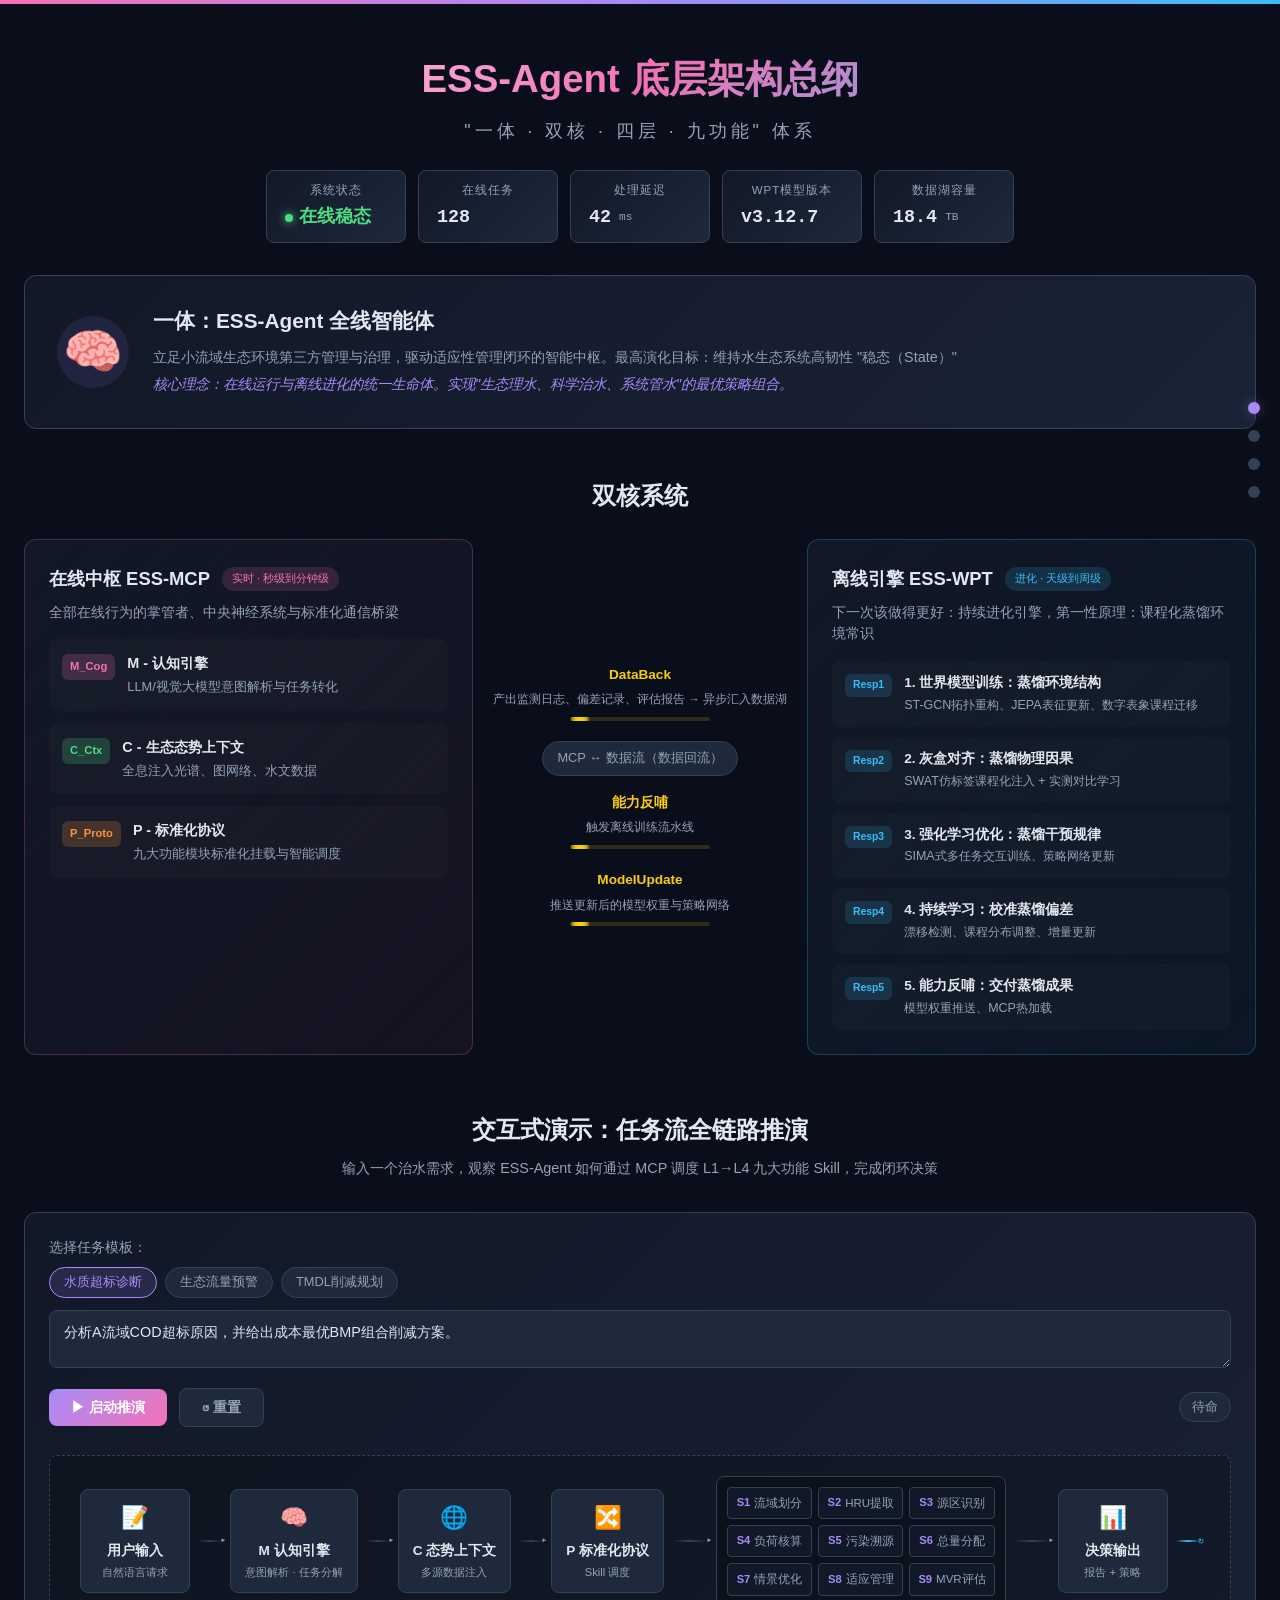
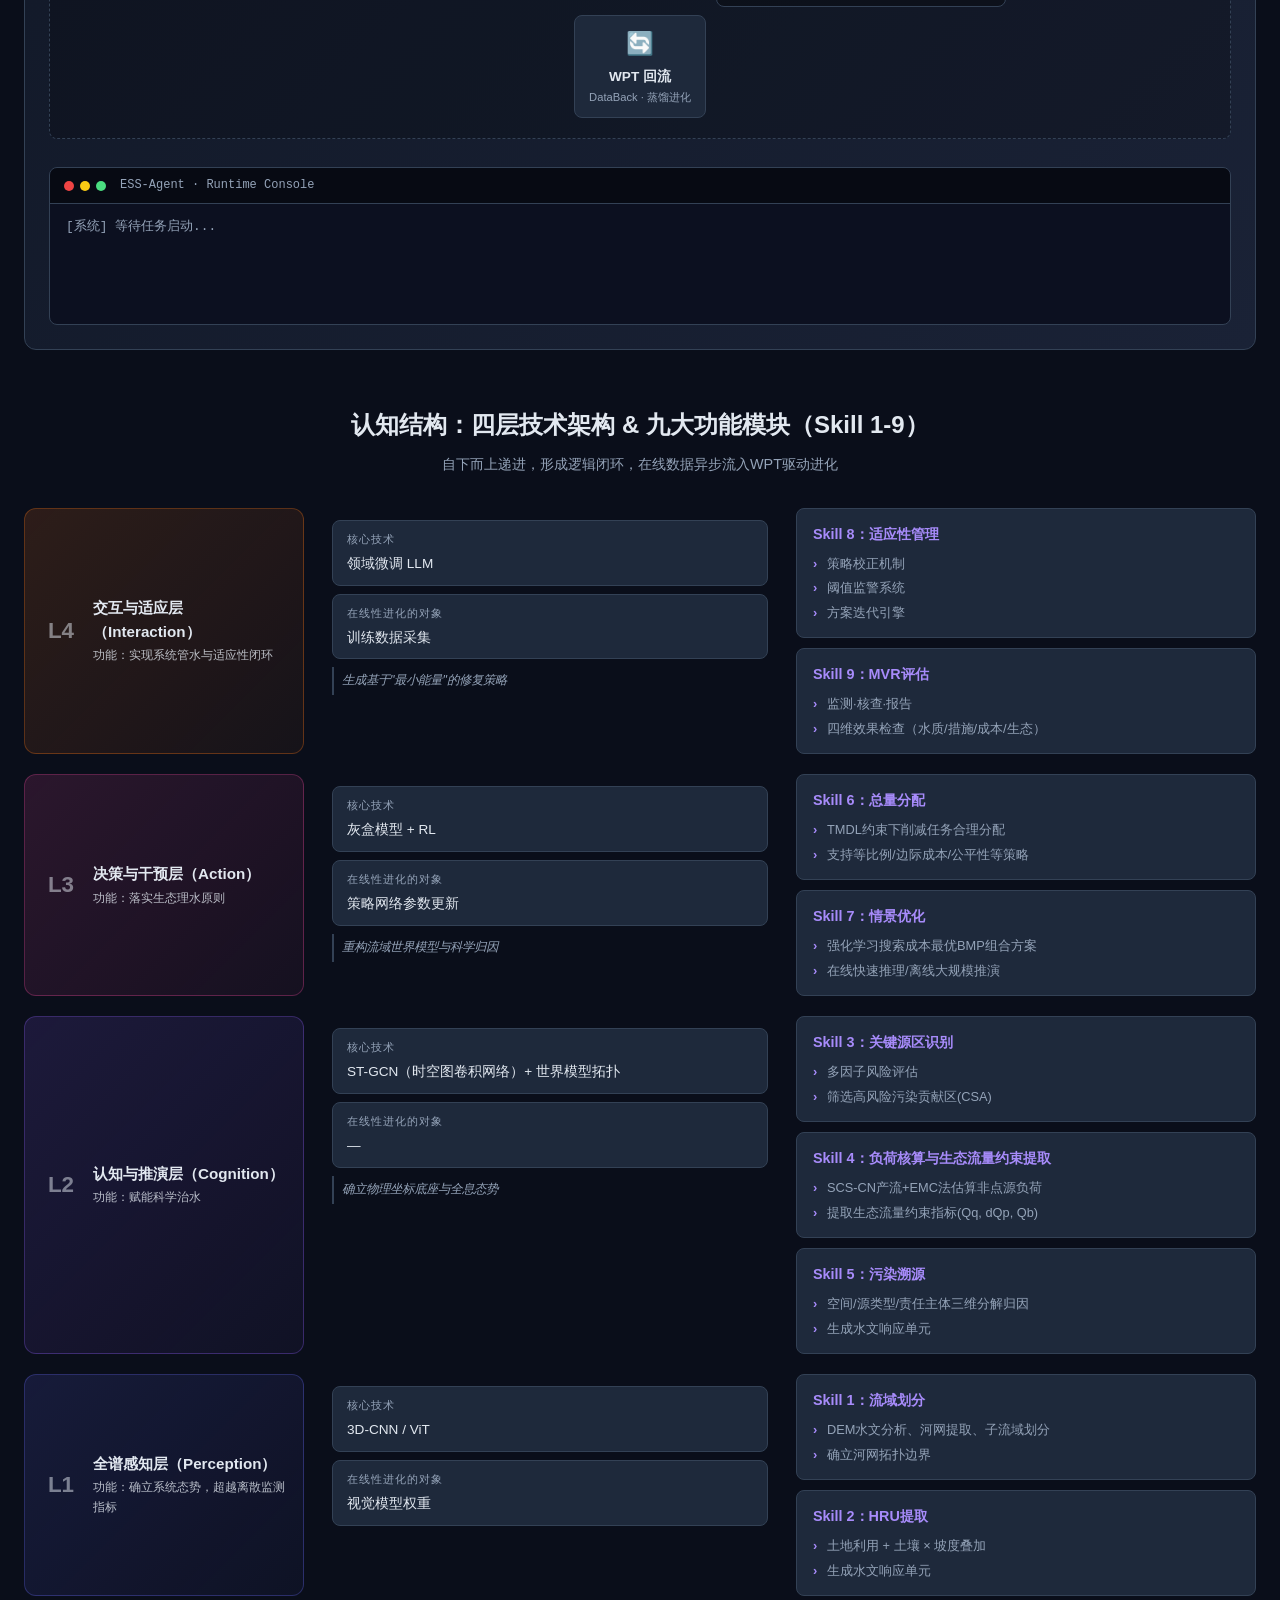
<file: index.html>
<!DOCTYPE html>
<html lang="zh-CN">
<head>
<meta charset="UTF-8">
<meta name="viewport" content="width=device-width, initial-scale=1.0">
<title>ESS-Agent 底层架构总纲</title>
<link rel="stylesheet" href="style.css">
</head>
<body>

<!-- Header -->
<header class="header">
  <div class="header-bar"></div>
  <h1>ESS-Agent 底层架构总纲</h1>
  <p class="subtitle">"一体 · 双核 · 四层 · 九功能" 体系</p>

  <!-- Live KPI Dashboard -->
  <div class="kpi-dashboard" id="kpi-dashboard">
    <div class="kpi-card">
      <span class="kpi-label">系统状态</span>
      <span class="kpi-value kpi-online"><span class="kpi-pulse"></span>在线稳态</span>
    </div>
    <div class="kpi-card">
      <span class="kpi-label">在线任务</span>
      <span class="kpi-value" id="kpi-tasks">0</span>
    </div>
    <div class="kpi-card">
      <span class="kpi-label">处理延迟</span>
      <span class="kpi-value" id="kpi-latency">0<span class="kpi-unit">ms</span></span>
    </div>
    <div class="kpi-card">
      <span class="kpi-label">WPT模型版本</span>
      <span class="kpi-value" id="kpi-version">v0.0.0</span>
    </div>
    <div class="kpi-card">
      <span class="kpi-label">数据湖容量</span>
      <span class="kpi-value" id="kpi-data">0<span class="kpi-unit">TB</span></span>
    </div>
  </div>
</header>

<!-- Main Architecture -->
<main class="main-container">

  <!-- One Body Banner -->
  <section class="one-body" id="one-body">
    <div class="body-icon">🧠</div>
    <div class="body-content">
      <h2>一体：ESS-Agent 全线智能体</h2>
      <p>立足小流域生态环境第三方管理与治理，驱动适应性管理闭环的智能中枢。最高演化目标：维持水生态系统高韧性 "稳态（State）"</p>
      <p class="core-idea">核心理念：在线运行与离线进化的统一生命体。实现"生态理水、科学治水、系统管水"的最优策略组合。</p>
    </div>
  </section>

  <!-- Dual Core System -->
  <section class="dual-core">
    <h2 class="section-title" id="dual-core-title">双核系统</h2>
    <div class="dual-core-layout">

      <!-- MCP -->
      <div class="core-card mcp-card" id="mcp-card">
        <div class="core-header mcp-header">
          <h3>在线中枢 ESS-MCP</h3>
          <span class="badge badge-mcp">实时 · 秒级到分钟级</span>
        </div>
        <p class="core-desc">全部在线行为的掌管者、中央神经系统与标准化通信桥梁</p>
        <div class="modules">
          <div class="module-item" data-detail="m-cog">
            <span class="module-tag tag-m">M_Cog</span>
            <div>
              <strong>M - 认知引擎</strong>
              <p>LLM/视觉大模型意图解析与任务转化</p>
            </div>
          </div>
          <div class="module-item" data-detail="c-ctx">
            <span class="module-tag tag-c">C_Ctx</span>
            <div>
              <strong>C - 生态态势上下文</strong>
              <p>全息注入光谱、图网络、水文数据</p>
            </div>
          </div>
          <div class="module-item" data-detail="p-proto">
            <span class="module-tag tag-p">P_Proto</span>
            <div>
              <strong>P - 标准化协议</strong>
              <p>九大功能模块标准化挂载与智能调度</p>
            </div>
          </div>
        </div>
      </div>

      <!-- Data Flow -->
      <div class="data-flow" id="data-flow">
        <div class="flow-arrow flow-right">
          <div class="flow-label">
            <strong>DataBack</strong>
            <span>产出监测日志、偏差记录、评估报告 → 异步汇入数据湖</span>
          </div>
          <div class="arrow-line">
            <div class="arrow-particle p1"></div>
            <div class="arrow-particle p2"></div>
            <div class="arrow-particle p3"></div>
          </div>
        </div>
        <div class="flow-center-label">MCP ↔ 数据流（数据回流）</div>
        <div class="flow-arrow flow-left">
          <div class="flow-label">
            <strong>能力反哺</strong>
            <span>触发离线训练流水线</span>
          </div>
          <div class="arrow-line reverse">
            <div class="arrow-particle p1"></div>
            <div class="arrow-particle p2"></div>
            <div class="arrow-particle p3"></div>
          </div>
        </div>
        <div class="flow-arrow flow-left">
          <div class="flow-label">
            <strong>ModelUpdate</strong>
            <span>推送更新后的模型权重与策略网络</span>
          </div>
          <div class="arrow-line reverse">
            <div class="arrow-particle p1"></div>
            <div class="arrow-particle p2"></div>
            <div class="arrow-particle p3"></div>
          </div>
        </div>
      </div>

      <!-- WPT -->
      <div class="core-card wpt-card" id="wpt-card">
        <div class="core-header wpt-header">
          <h3>离线引擎 ESS-WPT</h3>
          <span class="badge badge-wpt">进化 · 天级到周级</span>
        </div>
        <p class="core-desc">下一次该做得更好：持续进化引擎，第一性原理：课程化蒸馏环境常识</p>
        <div class="wpt-responsibilities">
          <div class="resp-item" data-resp="1">
            <span class="resp-num">Resp1</span>
            <div>
              <strong>1. 世界模型训练：蒸馏环境结构</strong>
              <p>ST-GCN拓扑重构、JEPA表征更新、数字表象课程迁移</p>
            </div>
          </div>
          <div class="resp-item" data-resp="2">
            <span class="resp-num">Resp2</span>
            <div>
              <strong>2. 灰盒对齐：蒸馏物理因果</strong>
              <p>SWAT仿标签课程化注入 + 实测对比学习</p>
            </div>
          </div>
          <div class="resp-item" data-resp="3">
            <span class="resp-num">Resp3</span>
            <div>
              <strong>3. 强化学习优化：蒸馏干预规律</strong>
              <p>SIMA式多任务交互训练、策略网络更新</p>
            </div>
          </div>
          <div class="resp-item" data-resp="4">
            <span class="resp-num">Resp4</span>
            <div>
              <strong>4. 持续学习：校准蒸馏偏差</strong>
              <p>漂移检测、课程分布调整、增量更新</p>
            </div>
          </div>
          <div class="resp-item" data-resp="5">
            <span class="resp-num">Resp5</span>
            <div>
              <strong>5. 能力反哺：交付蒸馏成果</strong>
              <p>模型权重推送、MCP热加载</p>
            </div>
          </div>
        </div>
      </div>
    </div>
  </section>

  <!-- Workflow Simulator -->
  <section class="simulator-section" id="simulator">
    <h2 class="section-title">交互式演示：任务流全链路推演</h2>
    <p class="section-subtitle">输入一个治水需求，观察 ESS-Agent 如何通过 MCP 调度 L1→L4 九大功能 Skill，完成闭环决策</p>

    <div class="simulator">
      <div class="simulator-input">
        <label>选择任务模板：</label>
        <div class="preset-btns">
          <button class="preset-btn active" data-preset="water-quality">水质超标诊断</button>
          <button class="preset-btn" data-preset="flood">生态流量预警</button>
          <button class="preset-btn" data-preset="tmdl">TMDL削减规划</button>
        </div>
        <textarea id="sim-prompt" rows="2">分析A流域COD超标原因，并给出成本最优BMP组合削减方案。</textarea>
        <div class="simulator-actions">
          <button class="btn-run" id="sim-run">▶ 启动推演</button>
          <button class="btn-reset" id="sim-reset">↺ 重置</button>
          <span class="sim-status" id="sim-status">待命</span>
        </div>
      </div>

      <div class="pipeline" id="pipeline">
        <div class="pipe-step" data-step="input">
          <div class="pipe-icon">📝</div>
          <div class="pipe-title">用户输入</div>
          <div class="pipe-detail">自然语言请求</div>
        </div>
        <div class="pipe-arrow"></div>
        <div class="pipe-step" data-step="m-cog">
          <div class="pipe-icon">🧠</div>
          <div class="pipe-title">M 认知引擎</div>
          <div class="pipe-detail">意图解析 · 任务分解</div>
        </div>
        <div class="pipe-arrow"></div>
        <div class="pipe-step" data-step="c-ctx">
          <div class="pipe-icon">🌐</div>
          <div class="pipe-title">C 态势上下文</div>
          <div class="pipe-detail">多源数据注入</div>
        </div>
        <div class="pipe-arrow"></div>
        <div class="pipe-step" data-step="p-proto">
          <div class="pipe-icon">🔀</div>
          <div class="pipe-title">P 标准化协议</div>
          <div class="pipe-detail">Skill 调度</div>
        </div>
        <div class="pipe-arrow pipe-arrow-big"></div>
        <div class="pipe-skills" id="pipe-skills">
          <div class="pipe-skill" data-skill-step="1"><span class="pipe-skill-id">S1</span>流域划分</div>
          <div class="pipe-skill" data-skill-step="2"><span class="pipe-skill-id">S2</span>HRU提取</div>
          <div class="pipe-skill" data-skill-step="3"><span class="pipe-skill-id">S3</span>源区识别</div>
          <div class="pipe-skill" data-skill-step="4"><span class="pipe-skill-id">S4</span>负荷核算</div>
          <div class="pipe-skill" data-skill-step="5"><span class="pipe-skill-id">S5</span>污染溯源</div>
          <div class="pipe-skill" data-skill-step="6"><span class="pipe-skill-id">S6</span>总量分配</div>
          <div class="pipe-skill" data-skill-step="7"><span class="pipe-skill-id">S7</span>情景优化</div>
          <div class="pipe-skill" data-skill-step="8"><span class="pipe-skill-id">S8</span>适应管理</div>
          <div class="pipe-skill" data-skill-step="9"><span class="pipe-skill-id">S9</span>MVR评估</div>
        </div>
        <div class="pipe-arrow pipe-arrow-big"></div>
        <div class="pipe-step" data-step="output">
          <div class="pipe-icon">📊</div>
          <div class="pipe-title">决策输出</div>
          <div class="pipe-detail">报告 + 策略</div>
        </div>
        <div class="pipe-arrow pipe-arrow-feedback"></div>
        <div class="pipe-step pipe-wpt" data-step="wpt">
          <div class="pipe-icon">🔄</div>
          <div class="pipe-title">WPT 回流</div>
          <div class="pipe-detail">DataBack · 蒸馏进化</div>
        </div>
      </div>

      <div class="sim-console" id="sim-console">
        <div class="console-header">
          <span class="console-dot r"></span>
          <span class="console-dot y"></span>
          <span class="console-dot g"></span>
          <span class="console-title">ESS-Agent · Runtime Console</span>
        </div>
        <div class="console-body" id="console-body">
          <div class="console-line console-info">[系统] 等待任务启动...</div>
        </div>
      </div>
    </div>
  </section>

  <!-- Four Layers & Nine Skills -->
  <section class="layers-section">
    <h2 class="section-title">认知结构：四层技术架构 & 九大功能模块（Skill 1-9）</h2>
    <p class="section-subtitle">自下而上递进，形成逻辑闭环，在线数据异步流入WPT驱动进化</p>

    <div class="layers-container">

      <!-- L4 -->
      <div class="layer-row" data-layer="4">
        <div class="layer-label l4-bg">
          <span class="layer-id">L4</span>
          <div>
            <strong>交互与适应层（Interaction）</strong>
            <p>功能：实现系统管水与适应性闭环</p>
          </div>
        </div>
        <div class="layer-tech">
          <div class="tech-box">
            <span class="tech-title">核心技术</span>
            <span>领域微调 LLM</span>
          </div>
          <div class="tech-box">
            <span class="tech-title">在线性进化的对象</span>
            <span>训练数据采集</span>
          </div>
          <div class="layer-connector">生成基于"最小能量"的修复策略</div>
        </div>
        <div class="layer-skills">
          <div class="skill-card" data-skill="8">
            <h4>Skill 8：适应性管理</h4>
            <ul>
              <li>策略校正机制</li>
              <li>阈值监警系统</li>
              <li>方案迭代引擎</li>
            </ul>
          </div>
          <div class="skill-card" data-skill="9">
            <h4>Skill 9：MVR评估</h4>
            <ul>
              <li>监测·核查·报告</li>
              <li>四维效果检查（水质/措施/成本/生态）</li>
            </ul>
          </div>
        </div>
      </div>

      <!-- L3 -->
      <div class="layer-row" data-layer="3">
        <div class="layer-label l3-bg">
          <span class="layer-id">L3</span>
          <div>
            <strong>决策与干预层（Action）</strong>
            <p>功能：落实生态理水原则</p>
          </div>
        </div>
        <div class="layer-tech">
          <div class="tech-box">
            <span class="tech-title">核心技术</span>
            <span>灰盒模型 + RL</span>
          </div>
          <div class="tech-box">
            <span class="tech-title">在线性进化的对象</span>
            <span>策略网络参数更新</span>
          </div>
          <div class="layer-connector">重构流域世界模型与科学归因</div>
        </div>
        <div class="layer-skills">
          <div class="skill-card" data-skill="6">
            <h4>Skill 6：总量分配</h4>
            <ul>
              <li>TMDL约束下削减任务合理分配</li>
              <li>支持等比例/边际成本/公平性等策略</li>
            </ul>
          </div>
          <div class="skill-card" data-skill="7">
            <h4>Skill 7：情景优化</h4>
            <ul>
              <li>强化学习搜索成本最优BMP组合方案</li>
              <li>在线快速推理/离线大规模推演</li>
            </ul>
          </div>
        </div>
      </div>

      <!-- L2 -->
      <div class="layer-row" data-layer="2">
        <div class="layer-label l2-bg">
          <span class="layer-id">L2</span>
          <div>
            <strong>认知与推演层（Cognition）</strong>
            <p>功能：赋能科学治水</p>
          </div>
        </div>
        <div class="layer-tech">
          <div class="tech-box">
            <span class="tech-title">核心技术</span>
            <span>ST-GCN（时空图卷积网络）+ 世界模型拓扑</span>
          </div>
          <div class="tech-box">
            <span class="tech-title">在线性进化的对象</span>
            <span>—</span>
          </div>
          <div class="layer-connector">确立物理坐标底座与全息态势</div>
        </div>
        <div class="layer-skills">
          <div class="skill-card" data-skill="3">
            <h4>Skill 3：关键源区识别</h4>
            <ul>
              <li>多因子风险评估</li>
              <li>筛选高风险污染贡献区(CSA)</li>
            </ul>
          </div>
          <div class="skill-card" data-skill="4">
            <h4>Skill 4：负荷核算与生态流量约束提取</h4>
            <ul>
              <li>SCS-CN产流+EMC法估算非点源负荷</li>
              <li>提取生态流量约束指标(Qq, dQp, Qb)</li>
            </ul>
          </div>
          <div class="skill-card" data-skill="5">
            <h4>Skill 5：污染溯源</h4>
            <ul>
              <li>空间/源类型/责任主体三维分解归因</li>
              <li>生成水文响应单元</li>
            </ul>
          </div>
        </div>
      </div>

      <!-- L1 -->
      <div class="layer-row" data-layer="1">
        <div class="layer-label l1-bg">
          <span class="layer-id">L1</span>
          <div>
            <strong>全谱感知层（Perception）</strong>
            <p>功能：确立系统态势，超越离散监测指标</p>
          </div>
        </div>
        <div class="layer-tech">
          <div class="tech-box">
            <span class="tech-title">核心技术</span>
            <span>3D-CNN / ViT</span>
          </div>
          <div class="tech-box">
            <span class="tech-title">在线性进化的对象</span>
            <span>视觉模型权重</span>
          </div>
        </div>
        <div class="layer-skills">
          <div class="skill-card" data-skill="1">
            <h4>Skill 1：流域划分</h4>
            <ul>
              <li>DEM水文分析、河网提取、子流域划分</li>
              <li>确立河网拓扑边界</li>
            </ul>
          </div>
          <div class="skill-card" data-skill="2">
            <h4>Skill 2：HRU提取</h4>
            <ul>
              <li>土地利用 + 土壤 × 坡度叠加</li>
              <li>生成水文响应单元</li>
            </ul>
          </div>
        </div>
      </div>
    </div>
  </section>

</main>

<!-- Detail Modal -->
<div class="modal-overlay" id="modal-overlay">
  <div class="modal" id="modal">
    <button class="modal-close" id="modal-close">&times;</button>
    <h3 id="modal-title"></h3>
    <div id="modal-body"></div>
  </div>
</div>

<!-- Navigation dots -->
<nav class="side-nav">
  <a href="#one-body" class="nav-dot active" data-label="一体" title="一体"></a>
  <a href="#dual-core-title" class="nav-dot" data-label="双核" title="双核"></a>
  <a href="#simulator" class="nav-dot" data-label="演示" title="交互演示"></a>
  <a href="#" class="nav-dot" data-label="四层" title="四层九功能" onclick="document.querySelector('.layers-section').scrollIntoView({behavior:'smooth'});return false;"></a>
</nav>

<script src="app.js"></script>
</body>
</html>
</file>
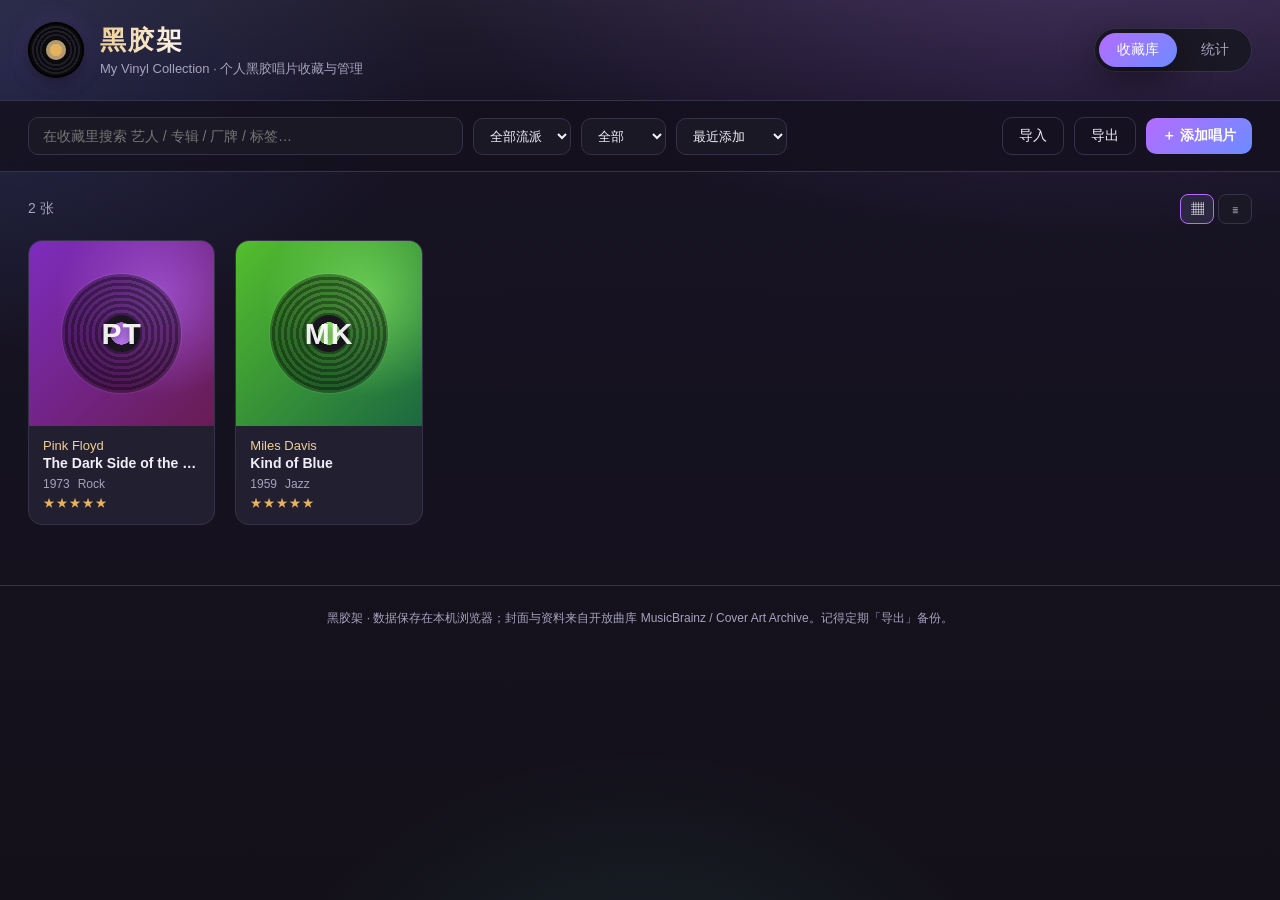
<file: vinyl/index.html>
<!DOCTYPE html>
<html lang="zh-CN">
<head>
<meta charset="UTF-8">
<meta name="viewport" content="width=device-width, initial-scale=1.0">
<title>黑胶架 · 我的唱片收藏</title>
<link rel="stylesheet" href="style.css">
</head>
<body>

<!-- Header -->
<header class="header">
  <div class="brand">
    <div class="disc" aria-hidden="true"><span class="label"></span></div>
    <div class="brand-text">
      <h1>黑胶架</h1>
      <p class="subtitle">My Vinyl Collection · 个人黑胶唱片收藏与管理</p>
    </div>
  </div>
  <nav class="tabs">
    <button class="tab active" data-view="collection">收藏库</button>
    <button class="tab" data-view="stats">统计</button>
  </nav>
</header>

<!-- Toolbar -->
<div class="toolbar" id="toolbar">
  <div class="search-wrap">
    <input type="search" id="search" placeholder="在收藏里搜索 艺人 / 专辑 / 厂牌 / 标签…" autocomplete="off">
  </div>
  <select id="filterGenre" title="按流派筛选"><option value="">全部流派</option></select>
  <select id="filterShelf" title="按状态筛选">
    <option value="">全部</option>
    <option value="owned">已收藏</option>
    <option value="wishlist">心愿单</option>
  </select>
  <select id="sortBy" title="排序方式">
    <option value="added-desc">最近添加</option>
    <option value="added-asc">最早添加</option>
    <option value="artist-asc">艺人 A→Z</option>
    <option value="title-asc">专辑 A→Z</option>
    <option value="year-desc">年份新→旧</option>
    <option value="year-asc">年份旧→新</option>
    <option value="rating-desc">评分高→低</option>
    <option value="price-desc">价格高→低</option>
  </select>
  <div class="toolbar-spacer"></div>
  <button class="btn ghost" id="importBtn" title="从 JSON 文件导入">导入</button>
  <button class="btn ghost" id="exportBtn" title="导出为 JSON 备份">导出</button>
  <button class="btn primary" id="addBtn">＋ 添加唱片</button>
  <input type="file" id="importFile" accept="application/json" hidden>
</div>

<!-- Collection View -->
<main class="main" id="view-collection">
  <div class="result-bar">
    <span id="resultCount">0 张</span>
    <div class="layout-toggle">
      <button class="lt active" data-layout="grid" title="网格视图">▦</button>
      <button class="lt" data-layout="list" title="列表视图">≣</button>
    </div>
  </div>
  <div class="grid" id="grid"></div>
  <div class="empty" id="empty" hidden>
    <div class="empty-disc">◉</div>
    <h2>架子还空着</h2>
    <p>点击右上角「＋ 添加唱片」开始建立你的黑胶收藏。</p>
    <button class="btn primary" id="emptyAddBtn">＋ 添加第一张</button>
  </div>
</main>

<!-- Stats View -->
<main class="main" id="view-stats" hidden>
  <div class="stat-cards" id="statCards"></div>
  <div class="stat-panels">
    <section class="panel">
      <h3>按流派分布</h3>
      <div class="bars" id="byGenre"></div>
    </section>
    <section class="panel">
      <h3>按年代分布</h3>
      <div class="bars" id="byDecade"></div>
    </section>
  </div>
</main>

<!-- Add / Edit Modal -->
<div class="modal-backdrop" id="formModal" hidden>
  <div class="modal" role="dialog" aria-modal="true">
    <div class="modal-head">
      <h2 id="formTitle">添加唱片</h2>
      <button class="icon-btn" id="formClose" aria-label="关闭">✕</button>
    </div>

    <!-- entry method tabs -->
    <div class="entry-tabs" id="entryTabs">
      <button class="etab active" data-tab="manual">✍️ 手动写入</button>
      <button class="etab" data-tab="search">🔎 智能搜索</button>
      <button class="etab" data-tab="scan">📷 扫码识别</button>
    </div>

    <!-- Smart search panel -->
    <section class="entry-panel" id="panel-search" hidden>
      <p class="entry-hint">输入专辑名或「艺人 专辑」，从在线曲库自动带回封面与资料。</p>
      <div class="search-row">
        <input type="text" id="mbQuery" placeholder="如：Pink Floyd Dark Side of the Moon">
        <button type="button" class="btn primary" id="mbSearchBtn">搜索</button>
      </div>
      <div class="mb-results" id="mbResults"></div>
    </section>

    <!-- Scan panel -->
    <section class="entry-panel" id="panel-scan" hidden>
      <p class="entry-hint">把唱片背面的条形码对准摄像头自动识别；不支持时可手动输入条码查询。</p>
      <div class="scan-stage">
        <video id="scanVideo" playsinline muted></video>
        <div class="scan-overlay"><div class="scan-line"></div></div>
      </div>
      <div class="scan-controls">
        <button type="button" class="btn" id="scanStartBtn">开启摄像头</button>
        <button type="button" class="btn ghost" id="scanStopBtn" hidden>停止</button>
      </div>
      <div class="search-row">
        <input type="text" id="barcodeInput" inputmode="numeric" placeholder="或手动输入条码（EAN/UPC）">
        <button type="button" class="btn" id="barcodeLookupBtn">查询</button>
      </div>
      <div class="scan-msg" id="scanMsg"></div>
      <div class="mb-results" id="scanResults"></div>
    </section>

    <!-- Manual form -->
    <form id="recordForm" class="modal-body entry-panel" data-tab="manual">
      <input type="hidden" id="f-id">
      <div class="cover-edit">
        <div class="cover-preview" id="coverPreview"><span>封面</span></div>
        <div class="cover-actions">
          <label class="btn ghost small">上传封面<input type="file" id="f-coverFile" accept="image/*" hidden></label>
          <input type="url" id="f-coverUrl" placeholder="或粘贴封面图片链接 https://…">
          <button type="button" class="link-btn" id="coverClear">清除封面</button>
        </div>
      </div>
      <div class="form-grid">
        <label class="full">艺人 / 乐队 <span class="req">*</span>
          <input type="text" id="f-artist" required placeholder="如：Pink Floyd">
        </label>
        <label class="full">专辑标题 <span class="req">*</span>
          <input type="text" id="f-title" required placeholder="如：The Dark Side of the Moon">
        </label>
        <label>发行年份
          <input type="number" id="f-year" min="1880" max="2099" placeholder="1973">
        </label>
        <label>流派
          <input type="text" id="f-genre" list="genreList" placeholder="Rock / Jazz / 古典…">
          <datalist id="genreList"></datalist>
        </label>
        <label>厂牌 Label
          <input type="text" id="f-label" placeholder="Harvest / Blue Note…">
        </label>
        <label>规格
          <select id="f-format">
            <option value="LP">LP（12寸）</option>
            <option value="EP">EP</option>
            <option value="Single">Single（7寸）</option>
            <option value="10″">10寸</option>
            <option value="Box">套装 Box</option>
            <option value="Other">其他</option>
          </select>
        </label>
        <label>转速
          <select id="f-speed">
            <option value="33⅓">33⅓ RPM</option>
            <option value="45">45 RPM</option>
            <option value="78">78 RPM</option>
          </select>
        </label>
        <label>品相 Condition
          <select id="f-condition">
            <option value="M">M 全新</option>
            <option value="NM">NM 近全新</option>
            <option value="VG+">VG+ 优</option>
            <option value="VG">VG 良</option>
            <option value="G">G 一般</option>
            <option value="P">P 差</option>
          </select>
        </label>
        <label>购入日期
          <input type="date" id="f-purchaseDate">
        </label>
        <label>购入价格
          <input type="number" id="f-price" min="0" step="0.01" placeholder="0.00">
        </label>
        <label>评分
          <div class="star-input" id="starInput">
            <span data-v="1">★</span><span data-v="2">★</span><span data-v="3">★</span><span data-v="4">★</span><span data-v="5">★</span>
          </div>
          <input type="hidden" id="f-rating" value="0">
        </label>
        <label class="full">标签（逗号分隔）
          <input type="text" id="f-tags" placeholder="经典摇滚, 头版, 黑胶圈友赠送">
        </label>
        <label class="full">🎧 碟评 / 听感乐评
          <textarea id="f-review" rows="3" placeholder="录音、母带、演绎、声场、最爱的曲目……写下你的听后感。"></textarea>
        </label>
        <label class="full">备注（收藏信息）
          <textarea id="f-notes" rows="2" placeholder="版本、出处、保养情况、序列号…"></textarea>
        </label>
        <label class="full checkbox">
          <input type="checkbox" id="f-wishlist"> 这是心愿单（还没入手）
        </label>
      </div>
      <div class="modal-foot">
        <button type="button" class="btn danger ghost" id="deleteBtn" hidden>删除</button>
        <div class="toolbar-spacer"></div>
        <button type="button" class="btn ghost" id="cancelBtn">取消</button>
        <button type="submit" class="btn primary">保存</button>
      </div>
    </form>
  </div>
</div>

<!-- Detail Modal -->
<div class="modal-backdrop" id="detailModal" hidden>
  <div class="modal detail" role="dialog" aria-modal="true">
    <button class="icon-btn detail-close" id="detailClose" aria-label="关闭">✕</button>
    <div class="detail-body" id="detailBody"></div>
  </div>
</div>

<div class="toast" id="toast" hidden></div>

<footer class="footer">黑胶架 · 数据保存在本机浏览器；封面与资料来自开放曲库 MusicBrainz / Cover Art Archive。记得定期「导出」备份。</footer>

<script src="app.js"></script>
</body>
</html>
</file>
<file: style.css>
/* ===== Reset & Base ===== */
*, *::before, *::after { margin: 0; padding: 0; box-sizing: border-box; }

:root {
  --bg: #0a0e1a;
  --bg2: #111827;
  --bg3: #1a2236;
  --surface: #1e293b;
  --surface2: #263044;
  --border: #334155;
  --text: #e2e8f0;
  --text2: #94a3b8;
  --accent-mcp: #f472b6;
  --accent-mcp-bg: rgba(244,114,182,0.08);
  --accent-wpt: #38bdf8;
  --accent-wpt-bg: rgba(56,189,248,0.08);
  --accent-green: #4ade80;
  --accent-orange: #fb923c;
  --accent-purple: #a78bfa;
  --accent-yellow: #facc15;
  --l1: #6366f1;
  --l2: #8b5cf6;
  --l3: #ec4899;
  --l4: #f97316;
  --glow-mcp: 0 0 30px rgba(244,114,182,0.15);
  --glow-wpt: 0 0 30px rgba(56,189,248,0.15);
  --radius: 12px;
  --radius-sm: 8px;
  --transition: 0.3s cubic-bezier(0.4, 0, 0.2, 1);
}

html { scroll-behavior: smooth; }

body {
  font-family: -apple-system, BlinkMacSystemFont, "Segoe UI", "PingFang SC", "Microsoft YaHei", sans-serif;
  background: var(--bg);
  color: var(--text);
  line-height: 1.6;
  overflow-x: hidden;
}

/* ===== Header ===== */
.header {
  text-align: center;
  padding: 48px 24px 32px;
  position: relative;
}
.header-bar {
  position: absolute;
  top: 0; left: 0; right: 0;
  height: 4px;
  background: linear-gradient(90deg, var(--accent-mcp), var(--accent-purple), var(--accent-wpt));
}
.header h1 {
  font-size: clamp(1.6rem, 4vw, 2.4rem);
  font-weight: 700;
  background: linear-gradient(135deg, #fff 0%, var(--accent-mcp) 50%, var(--accent-wpt) 100%);
  -webkit-background-clip: text;
  -webkit-text-fill-color: transparent;
  background-clip: text;
}
.header .subtitle {
  margin-top: 8px;
  font-size: 1.1rem;
  color: var(--text2);
  letter-spacing: 4px;
}

/* ===== KPI Dashboard ===== */
.kpi-dashboard {
  display: flex;
  flex-wrap: wrap;
  justify-content: center;
  gap: 12px;
  margin: 24px auto 0;
  max-width: 1200px;
  padding: 0 16px;
}
.kpi-card {
  background: linear-gradient(135deg, var(--bg2), var(--surface));
  border: 1px solid var(--border);
  border-radius: var(--radius-sm);
  padding: 10px 18px;
  min-width: 140px;
  display: flex;
  flex-direction: column;
  gap: 4px;
  transition: var(--transition);
}
.kpi-card:hover {
  border-color: var(--accent-purple);
  transform: translateY(-2px);
}
.kpi-label {
  font-size: 0.72rem;
  color: var(--text2);
  letter-spacing: 1px;
}
.kpi-value {
  font-size: 1.15rem;
  font-weight: 700;
  color: var(--text);
  font-family: "SF Mono", ui-monospace, Menlo, Consolas, monospace;
  display: flex;
  align-items: center;
  gap: 6px;
}
.kpi-unit {
  font-size: 0.7rem;
  color: var(--text2);
  font-weight: 400;
  margin-left: 2px;
}
.kpi-online { color: var(--accent-green); }
.kpi-pulse {
  width: 8px;
  height: 8px;
  border-radius: 50%;
  background: var(--accent-green);
  box-shadow: 0 0 8px var(--accent-green);
  animation: livePulse 1.4s ease-in-out infinite;
}
@keyframes livePulse {
  0%, 100% { opacity: 1; transform: scale(1); }
  50% { opacity: 0.4; transform: scale(0.85); }
}

/* ===== Simulator ===== */
.simulator-section {
  margin: 56px 0;
}
.simulator {
  background: linear-gradient(135deg, var(--bg2), var(--bg3));
  border: 1px solid var(--border);
  border-radius: var(--radius);
  padding: 24px;
  margin-top: 24px;
}
.simulator-input label {
  display: block;
  font-size: 0.85rem;
  color: var(--text2);
  margin-bottom: 8px;
}
.preset-btns {
  display: flex;
  flex-wrap: wrap;
  gap: 8px;
  margin-bottom: 12px;
}
.preset-btn {
  background: var(--surface);
  border: 1px solid var(--border);
  color: var(--text2);
  padding: 6px 14px;
  border-radius: 20px;
  font-size: 0.8rem;
  cursor: pointer;
  transition: var(--transition);
  font-family: inherit;
}
.preset-btn:hover {
  border-color: var(--accent-purple);
  color: var(--text);
}
.preset-btn.active {
  background: rgba(167,139,250,0.15);
  border-color: var(--accent-purple);
  color: var(--accent-purple);
}
#sim-prompt {
  width: 100%;
  background: var(--surface);
  border: 1px solid var(--border);
  border-radius: var(--radius-sm);
  padding: 12px 14px;
  color: var(--text);
  font-family: inherit;
  font-size: 0.9rem;
  resize: vertical;
  transition: var(--transition);
}
#sim-prompt:focus {
  outline: none;
  border-color: var(--accent-purple);
  box-shadow: 0 0 0 3px rgba(167,139,250,0.1);
}
.simulator-actions {
  display: flex;
  align-items: center;
  gap: 12px;
  margin-top: 12px;
}
.btn-run, .btn-reset {
  padding: 9px 22px;
  border: none;
  border-radius: var(--radius-sm);
  font-size: 0.9rem;
  font-weight: 600;
  cursor: pointer;
  transition: var(--transition);
  font-family: inherit;
}
.btn-run {
  background: linear-gradient(135deg, var(--accent-purple), var(--accent-mcp));
  color: #fff;
}
.btn-run:hover:not(:disabled) {
  transform: translateY(-1px);
  box-shadow: 0 8px 24px rgba(167,139,250,0.3);
}
.btn-run:disabled {
  opacity: 0.5;
  cursor: not-allowed;
}
.btn-reset {
  background: var(--surface);
  border: 1px solid var(--border);
  color: var(--text2);
}
.btn-reset:hover {
  border-color: var(--text2);
  color: var(--text);
}
.sim-status {
  font-size: 0.8rem;
  color: var(--text2);
  padding: 4px 12px;
  border-radius: 20px;
  background: var(--surface);
  border: 1px solid var(--border);
  margin-left: auto;
}
.sim-status.sim-running {
  color: var(--accent-yellow);
  border-color: rgba(250,204,21,0.4);
  animation: livePulse 1.2s ease-in-out infinite;
}
.sim-status.sim-done {
  color: var(--accent-green);
  border-color: rgba(74,222,128,0.4);
}

/* Pipeline */
.pipeline {
  display: flex;
  flex-wrap: wrap;
  align-items: center;
  justify-content: center;
  gap: 8px;
  margin: 28px 0;
  padding: 20px;
  background: rgba(0,0,0,0.2);
  border-radius: var(--radius-sm);
  border: 1px dashed var(--border);
}
.pipe-step {
  background: var(--surface);
  border: 1px solid var(--border);
  border-radius: var(--radius-sm);
  padding: 10px 14px;
  text-align: center;
  min-width: 110px;
  transition: all 0.4s ease;
  position: relative;
}
.pipe-step.active {
  border-color: var(--accent-yellow);
  background: rgba(250,204,21,0.08);
  box-shadow: 0 0 20px rgba(250,204,21,0.3);
  transform: scale(1.05);
}
.pipe-step.done {
  border-color: var(--accent-green);
  background: rgba(74,222,128,0.06);
}
.pipe-step.pipe-wpt.active {
  border-color: var(--accent-wpt);
  box-shadow: 0 0 20px rgba(56,189,248,0.3);
  background: rgba(56,189,248,0.08);
}
.pipe-step.pipe-wpt.done {
  border-color: var(--accent-wpt);
  background: rgba(56,189,248,0.06);
}
.pipe-icon {
  font-size: 1.4rem;
  margin-bottom: 4px;
}
.pipe-title {
  font-size: 0.85rem;
  font-weight: 600;
  color: var(--text);
}
.pipe-detail {
  font-size: 0.7rem;
  color: var(--text2);
  margin-top: 2px;
}
.pipe-arrow {
  width: 24px;
  height: 2px;
  background: linear-gradient(90deg, transparent, var(--border), transparent);
  position: relative;
}
.pipe-arrow::after {
  content: '▸';
  position: absolute;
  right: -4px;
  top: 50%;
  transform: translateY(-50%);
  color: var(--text2);
  font-size: 0.75rem;
}
.pipe-arrow-big { width: 36px; }
.pipe-arrow-feedback {
  background: linear-gradient(90deg, transparent, var(--accent-wpt), transparent);
}
.pipe-arrow-feedback::after {
  content: '↻';
  color: var(--accent-wpt);
}

/* Skills row in pipeline */
.pipe-skills {
  display: grid;
  grid-template-columns: repeat(3, 1fr);
  gap: 6px;
  padding: 10px;
  background: rgba(0,0,0,0.3);
  border: 1px solid var(--border);
  border-radius: var(--radius-sm);
  min-width: 260px;
}
.pipe-skill {
  font-size: 0.72rem;
  padding: 6px 8px;
  background: var(--bg2);
  border: 1px solid var(--border);
  border-radius: 4px;
  text-align: center;
  color: var(--text2);
  transition: all 0.3s ease;
  display: flex;
  align-items: center;
  justify-content: center;
  gap: 4px;
}
.pipe-skill-id {
  font-weight: 700;
  font-size: 0.7rem;
  color: var(--accent-purple);
}
.pipe-skill.active {
  border-color: var(--accent-yellow);
  background: rgba(250,204,21,0.1);
  color: var(--accent-yellow);
  transform: scale(1.08);
  box-shadow: 0 0 12px rgba(250,204,21,0.3);
}
.pipe-skill.active .pipe-skill-id { color: var(--accent-yellow); }
.pipe-skill.done {
  border-color: var(--accent-green);
  background: rgba(74,222,128,0.06);
  color: var(--accent-green);
}
.pipe-skill.done .pipe-skill-id { color: var(--accent-green); }

/* Console */
.sim-console {
  background: #0c1020;
  border: 1px solid var(--border);
  border-radius: var(--radius-sm);
  overflow: hidden;
  margin-top: 16px;
}
.console-header {
  display: flex;
  align-items: center;
  gap: 6px;
  padding: 8px 14px;
  background: rgba(0,0,0,0.4);
  border-bottom: 1px solid var(--border);
}
.console-dot {
  width: 10px;
  height: 10px;
  border-radius: 50%;
}
.console-dot.r { background: #ef4444; }
.console-dot.y { background: var(--accent-yellow); }
.console-dot.g { background: var(--accent-green); }
.console-title {
  font-size: 0.75rem;
  color: var(--text2);
  margin-left: 8px;
  font-family: "SF Mono", ui-monospace, Menlo, Consolas, monospace;
}
.console-body {
  padding: 12px 16px;
  max-height: 240px;
  min-height: 120px;
  overflow-y: auto;
  font-family: "SF Mono", ui-monospace, Menlo, Consolas, monospace;
  font-size: 0.8rem;
  line-height: 1.7;
}
.console-line {
  color: var(--text2);
  white-space: pre-wrap;
  word-break: break-all;
  animation: lineIn 0.3s ease-out;
}
@keyframes lineIn {
  from { opacity: 0; transform: translateX(-6px); }
  to { opacity: 1; transform: translateX(0); }
}
.console-info { color: var(--text2); }
.console-user { color: var(--accent-mcp); }
.console-step { color: var(--accent-yellow); }
.console-success { color: var(--accent-green); }

/* ===== Main Container ===== */
.main-container {
  max-width: 1400px;
  margin: 0 auto;
  padding: 0 24px 80px;
}

.section-title {
  text-align: center;
  font-size: clamp(1.1rem, 2.5vw, 1.5rem);
  margin-bottom: 8px;
  color: var(--text);
}
.section-subtitle {
  text-align: center;
  font-size: 0.9rem;
  color: var(--text2);
  margin-bottom: 32px;
}

/* ===== One Body ===== */
.one-body {
  display: flex;
  align-items: center;
  gap: 24px;
  background: linear-gradient(135deg, var(--bg2), var(--bg3));
  border: 1px solid var(--border);
  border-radius: var(--radius);
  padding: 28px 32px;
  margin-bottom: 48px;
  cursor: pointer;
  transition: var(--transition);
  animation: fadeInUp 0.6s ease-out;
}
.one-body:hover {
  border-color: var(--accent-purple);
  box-shadow: 0 0 40px rgba(167,139,250,0.1);
  transform: translateY(-2px);
}
.body-icon {
  font-size: 3rem;
  flex-shrink: 0;
  width: 72px;
  height: 72px;
  display: flex;
  align-items: center;
  justify-content: center;
  background: rgba(167,139,250,0.1);
  border-radius: 50%;
}
.body-content h2 { font-size: 1.3rem; margin-bottom: 8px; }
.body-content p { font-size: 0.9rem; color: var(--text2); margin-bottom: 4px; }
.core-idea { font-style: italic; color: var(--accent-purple) !important; }

/* ===== Dual Core ===== */
.dual-core { margin-bottom: 56px; }
.dual-core-layout {
  display: grid;
  grid-template-columns: 1fr auto 1fr;
  gap: 0;
  align-items: stretch;
  margin-top: 24px;
}

/* Core Cards */
.core-card {
  border-radius: var(--radius);
  padding: 24px;
  transition: var(--transition);
  animation: fadeInUp 0.6s ease-out;
}
.mcp-card {
  background: linear-gradient(135deg, var(--bg2), rgba(244,114,182,0.05));
  border: 1px solid rgba(244,114,182,0.25);
}
.mcp-card:hover { box-shadow: var(--glow-mcp); border-color: var(--accent-mcp); }
.wpt-card {
  background: linear-gradient(135deg, var(--bg2), rgba(56,189,248,0.05));
  border: 1px solid rgba(56,189,248,0.25);
}
.wpt-card:hover { box-shadow: var(--glow-wpt); border-color: var(--accent-wpt); }

.core-header {
  display: flex;
  align-items: center;
  gap: 12px;
  margin-bottom: 8px;
  flex-wrap: wrap;
}
.core-header h3 { font-size: 1.15rem; }
.core-desc { font-size: 0.85rem; color: var(--text2); margin-bottom: 16px; }

.badge {
  font-size: 0.7rem;
  padding: 3px 10px;
  border-radius: 20px;
  font-weight: 500;
}
.badge-mcp { background: rgba(244,114,182,0.15); color: var(--accent-mcp); }
.badge-wpt { background: rgba(56,189,248,0.15); color: var(--accent-wpt); }

/* Module Items */
.modules { display: flex; flex-direction: column; gap: 12px; }
.module-item {
  display: flex;
  align-items: flex-start;
  gap: 12px;
  padding: 12px;
  border-radius: var(--radius-sm);
  background: rgba(255,255,255,0.02);
  border: 1px solid transparent;
  cursor: pointer;
  transition: var(--transition);
}
.module-item:hover {
  background: rgba(244,114,182,0.06);
  border-color: rgba(244,114,182,0.2);
  transform: translateX(4px);
}
.module-tag {
  font-size: 0.7rem;
  font-weight: 700;
  padding: 4px 8px;
  border-radius: 6px;
  white-space: nowrap;
  flex-shrink: 0;
  margin-top: 2px;
}
.tag-m { background: rgba(244,114,182,0.2); color: var(--accent-mcp); }
.tag-c { background: rgba(74,222,128,0.2); color: var(--accent-green); }
.tag-p { background: rgba(251,146,60,0.2); color: var(--accent-orange); }
.module-item strong { font-size: 0.9rem; display: block; margin-bottom: 2px; }
.module-item p { font-size: 0.8rem; color: var(--text2); }

/* WPT Responsibilities */
.wpt-responsibilities { display: flex; flex-direction: column; gap: 10px; }
.resp-item {
  display: flex;
  align-items: flex-start;
  gap: 12px;
  padding: 10px 12px;
  border-radius: var(--radius-sm);
  background: rgba(255,255,255,0.02);
  border: 1px solid transparent;
  cursor: pointer;
  transition: var(--transition);
}
.resp-item:hover {
  background: rgba(56,189,248,0.06);
  border-color: rgba(56,189,248,0.2);
  transform: translateX(-4px);
}
.resp-num {
  font-size: 0.65rem;
  font-weight: 700;
  padding: 3px 8px;
  border-radius: 6px;
  background: rgba(56,189,248,0.15);
  color: var(--accent-wpt);
  white-space: nowrap;
  flex-shrink: 0;
  margin-top: 2px;
}
.resp-item strong { font-size: 0.85rem; display: block; margin-bottom: 2px; }
.resp-item p { font-size: 0.78rem; color: var(--text2); }

/* ===== Data Flow ===== */
.data-flow {
  display: flex;
  flex-direction: column;
  align-items: center;
  justify-content: center;
  gap: 16px;
  padding: 16px 20px;
  min-width: 200px;
}
.flow-center-label {
  font-size: 0.8rem;
  color: var(--text2);
  text-align: center;
  padding: 6px 14px;
  border-radius: 20px;
  background: var(--surface);
  border: 1px solid var(--border);
  white-space: nowrap;
}
.flow-arrow {
  text-align: center;
}
.flow-label {
  margin-bottom: 6px;
}
.flow-label strong {
  font-size: 0.85rem;
  display: block;
  color: var(--accent-yellow);
}
.flow-label span {
  font-size: 0.72rem;
  color: var(--text2);
}

/* Arrow Line with Particles */
.arrow-line {
  position: relative;
  height: 4px;
  width: 140px;
  background: rgba(250,204,21,0.15);
  border-radius: 2px;
  margin: 4px auto;
  overflow: hidden;
}
.arrow-particle {
  position: absolute;
  top: 0;
  width: 20px;
  height: 4px;
  background: linear-gradient(90deg, transparent, var(--accent-yellow), transparent);
  border-radius: 2px;
  animation: flowRight 2s linear infinite;
}
.arrow-line.reverse .arrow-particle {
  animation: flowLeft 2s linear infinite;
}
.p1 { animation-delay: 0s; }
.p2 { animation-delay: 0.66s; }
.p3 { animation-delay: 1.33s; }

@keyframes flowRight {
  0% { left: -20px; opacity: 0; }
  10% { opacity: 1; }
  90% { opacity: 1; }
  100% { left: 140px; opacity: 0; }
}
@keyframes flowLeft {
  0% { right: -20px; left: auto; opacity: 0; }
  10% { opacity: 1; }
  90% { opacity: 1; }
  100% { right: 140px; left: auto; opacity: 0; }
}

/* ===== Layers Section ===== */
.layers-section { margin-top: 16px; }
.layers-container {
  display: flex;
  flex-direction: column;
  gap: 20px;
}

.layer-row {
  display: grid;
  grid-template-columns: 280px 1fr 1fr;
  gap: 16px;
  align-items: stretch;
  opacity: 0;
  transform: translateY(30px);
  transition: opacity 0.6s ease-out, transform 0.6s ease-out;
}
.layer-row.visible {
  opacity: 1;
  transform: translateY(0);
}

.layer-label {
  display: flex;
  align-items: center;
  gap: 12px;
  padding: 16px;
  border-radius: var(--radius);
  cursor: pointer;
  transition: var(--transition);
}
.layer-label:hover { transform: scale(1.02); }
.layer-label strong { font-size: 0.95rem; display: block; margin-bottom: 2px; }
.layer-label p { font-size: 0.78rem; opacity: 0.8; }
.layer-id {
  font-size: 1.4rem;
  font-weight: 800;
  opacity: 0.5;
  flex-shrink: 0;
  width: 40px;
  text-align: center;
}

.l1-bg { background: linear-gradient(135deg, rgba(99,102,241,0.15), rgba(99,102,241,0.05)); border: 1px solid rgba(99,102,241,0.3); }
.l2-bg { background: linear-gradient(135deg, rgba(139,92,246,0.15), rgba(139,92,246,0.05)); border: 1px solid rgba(139,92,246,0.3); }
.l3-bg { background: linear-gradient(135deg, rgba(236,72,153,0.15), rgba(236,72,153,0.05)); border: 1px solid rgba(236,72,153,0.3); }
.l4-bg { background: linear-gradient(135deg, rgba(249,115,22,0.15), rgba(249,115,22,0.05)); border: 1px solid rgba(249,115,22,0.3); }

/* Layer Tech */
.layer-tech {
  display: flex;
  flex-direction: column;
  gap: 8px;
  padding: 12px;
}
.tech-box {
  background: var(--surface);
  border: 1px solid var(--border);
  border-radius: var(--radius-sm);
  padding: 10px 14px;
  font-size: 0.85rem;
}
.tech-title {
  display: block;
  font-size: 0.7rem;
  color: var(--text2);
  text-transform: uppercase;
  letter-spacing: 1px;
  margin-bottom: 4px;
}
.layer-connector {
  font-size: 0.78rem;
  color: var(--text2);
  font-style: italic;
  padding: 4px 8px;
  border-left: 2px solid var(--border);
}

/* Skill Cards */
.layer-skills {
  display: flex;
  flex-direction: column;
  gap: 10px;
}
.skill-card {
  background: var(--surface);
  border: 1px solid var(--border);
  border-radius: var(--radius-sm);
  padding: 14px 16px;
  cursor: pointer;
  transition: var(--transition);
  position: relative;
  overflow: hidden;
}
.skill-card::before {
  content: '';
  position: absolute;
  top: 0; left: 0;
  width: 3px;
  height: 100%;
  background: var(--accent-purple);
  opacity: 0;
  transition: var(--transition);
}
.skill-card:hover {
  border-color: var(--accent-purple);
  background: var(--surface2);
  transform: translateX(4px);
}
.skill-card:hover::before { opacity: 1; }
.skill-card h4 {
  font-size: 0.9rem;
  margin-bottom: 8px;
  color: var(--accent-purple);
}
.skill-card ul {
  list-style: none;
  display: flex;
  flex-direction: column;
  gap: 4px;
}
.skill-card li {
  font-size: 0.8rem;
  color: var(--text2);
  padding-left: 14px;
  position: relative;
}
.skill-card li::before {
  content: '›';
  position: absolute;
  left: 0;
  color: var(--accent-purple);
  font-weight: bold;
}

/* ===== Modal ===== */
.modal-overlay {
  position: fixed;
  inset: 0;
  background: rgba(0,0,0,0.6);
  backdrop-filter: blur(6px);
  z-index: 1000;
  display: flex;
  align-items: center;
  justify-content: center;
  opacity: 0;
  visibility: hidden;
  transition: var(--transition);
}
.modal-overlay.active {
  opacity: 1;
  visibility: visible;
}
.modal {
  background: var(--bg2);
  border: 1px solid var(--border);
  border-radius: var(--radius);
  padding: 32px;
  max-width: 600px;
  width: 90%;
  max-height: 80vh;
  overflow-y: auto;
  transform: scale(0.9) translateY(20px);
  transition: var(--transition);
  position: relative;
}
.modal-overlay.active .modal {
  transform: scale(1) translateY(0);
}
.modal-close {
  position: absolute;
  top: 12px; right: 16px;
  background: none;
  border: none;
  color: var(--text2);
  font-size: 1.5rem;
  cursor: pointer;
  transition: var(--transition);
  width: 36px;
  height: 36px;
  display: flex;
  align-items: center;
  justify-content: center;
  border-radius: 50%;
}
.modal-close:hover { background: var(--surface); color: var(--text); }
#modal-title {
  font-size: 1.2rem;
  margin-bottom: 16px;
  padding-right: 40px;
}
#modal-body {
  font-size: 0.9rem;
  color: var(--text2);
  line-height: 1.8;
}
#modal-body h4 {
  color: var(--text);
  margin: 12px 0 6px;
  font-size: 1rem;
}
#modal-body ul { padding-left: 20px; margin: 8px 0; }
#modal-body li { margin-bottom: 4px; }
#modal-body .tag {
  display: inline-block;
  padding: 2px 8px;
  border-radius: 4px;
  font-size: 0.75rem;
  font-weight: 600;
  margin-right: 6px;
}
#modal-body .tag-tech { background: rgba(167,139,250,0.15); color: var(--accent-purple); }
#modal-body .tag-data { background: rgba(74,222,128,0.15); color: var(--accent-green); }

/* ===== Side Nav ===== */
.side-nav {
  position: fixed;
  right: 20px;
  top: 50%;
  transform: translateY(-50%);
  display: flex;
  flex-direction: column;
  gap: 16px;
  z-index: 100;
}
.nav-dot {
  width: 12px;
  height: 12px;
  border-radius: 50%;
  background: var(--border);
  border: 2px solid transparent;
  transition: var(--transition);
  position: relative;
  text-decoration: none;
}
.nav-dot:hover, .nav-dot.active {
  background: var(--accent-purple);
  border-color: var(--accent-purple);
  box-shadow: 0 0 12px rgba(167,139,250,0.4);
}
.nav-dot::after {
  content: attr(data-label);
  position: absolute;
  right: 24px;
  top: 50%;
  transform: translateY(-50%);
  font-size: 0.75rem;
  color: var(--text2);
  white-space: nowrap;
  opacity: 0;
  transition: var(--transition);
  pointer-events: none;
  background: var(--surface);
  padding: 4px 10px;
  border-radius: 6px;
}
.nav-dot:hover::after { opacity: 1; }

/* ===== Animations ===== */
@keyframes fadeInUp {
  from { opacity: 0; transform: translateY(24px); }
  to { opacity: 1; transform: translateY(0); }
}

@keyframes pulse {
  0%, 100% { opacity: 1; }
  50% { opacity: 0.5; }
}

/* ===== Responsive ===== */
@media (max-width: 1100px) {
  .dual-core-layout {
    grid-template-columns: 1fr;
    gap: 20px;
  }
  .data-flow {
    flex-direction: row;
    flex-wrap: wrap;
    justify-content: center;
    padding: 12px;
    background: var(--surface);
    border-radius: var(--radius);
    border: 1px dashed var(--border);
  }
  .arrow-line { width: 80px; }
  .layer-row {
    grid-template-columns: 1fr;
  }
}

@media (max-width: 768px) {
  .header { padding: 32px 16px 24px; }
  .main-container { padding: 0 12px 60px; }
  .one-body { flex-direction: column; text-align: center; padding: 20px; }
  .core-card { padding: 16px; }
  .layer-row { gap: 10px; }
  .layer-label { padding: 12px; }
  .side-nav { display: none; }
  .skill-card { padding: 10px 12px; }
  .kpi-card { min-width: 110px; padding: 8px 12px; }
  .kpi-value { font-size: 0.95rem; }
  .pipeline { padding: 12px; }
  .pipe-step { min-width: 90px; padding: 8px 10px; }
  .pipe-skills { grid-template-columns: repeat(2, 1fr); }
  .simulator-actions { flex-wrap: wrap; }
  .sim-status { margin-left: 0; }
}

/* ===== Scrollbar ===== */
::-webkit-scrollbar { width: 8px; }
::-webkit-scrollbar-track { background: var(--bg); }
::-webkit-scrollbar-thumb { background: var(--border); border-radius: 4px; }
::-webkit-scrollbar-thumb:hover { background: var(--text2); }

/* Skill highlight on layer hover */
.layer-row[data-layer="1"] .skill-card:hover h4 { color: var(--l1); }
.layer-row[data-layer="1"] .skill-card:hover { border-color: var(--l1); }
.layer-row[data-layer="1"] .skill-card:hover::before { background: var(--l1); }
.layer-row[data-layer="2"] .skill-card:hover h4 { color: var(--l2); }
.layer-row[data-layer="2"] .skill-card:hover { border-color: var(--l2); }
.layer-row[data-layer="2"] .skill-card:hover::before { background: var(--l2); }
.layer-row[data-layer="3"] .skill-card:hover h4 { color: var(--l3); }
.layer-row[data-layer="3"] .skill-card:hover { border-color: var(--l3); }
.layer-row[data-layer="3"] .skill-card:hover::before { background: var(--l3); }
.layer-row[data-layer="4"] .skill-card:hover h4 { color: var(--l4); }
.layer-row[data-layer="4"] .skill-card:hover { border-color: var(--l4); }
.layer-row[data-layer="4"] .skill-card:hover::before { background: var(--l4); }
</file>
<file: vinyl/style.css>
:root {
  --bg: #131019;
  --bg-2: #1b1825;
  --panel: #221f30;
  --panel-2: #2b2740;
  --line: #36324a;
  --text: #f1eef8;
  --muted: #a7a2bd;
  --gold: #e6b35c;
  --gold-soft: #f0cf94;
  --accent: #b46cff;
  --accent-2: #6c8cff;
  --teal: #45d6c0;
  --pink: #ff6ca8;
  --danger: #ff6b6b;
  --good: #5ad28a;
  --radius: 14px;
  --shadow: 0 10px 34px rgba(0,0,0,.5);
}

* { box-sizing: border-box; }

/* `hidden` attribute must win over component display rules (modals, grid) */
[hidden] { display: none !important; }

body {
  margin: 0;
  font-family: -apple-system, BlinkMacSystemFont, "Segoe UI", "PingFang SC",
    "Hiragino Sans GB", "Microsoft YaHei", sans-serif;
  color: var(--text);
  min-height: 100vh;
  background:
    radial-gradient(1100px 520px at 85% -8%, rgba(180,108,255,.22), transparent 60%),
    radial-gradient(900px 520px at -5% 8%, rgba(108,140,255,.18), transparent 55%),
    radial-gradient(700px 600px at 50% 120%, rgba(69,214,192,.12), transparent 55%),
    linear-gradient(180deg, #181426, var(--bg));
  background-attachment: fixed;
}

/* ---------- Header ---------- */
.header {
  display: flex; align-items: center; justify-content: space-between;
  flex-wrap: wrap; gap: 16px; padding: 22px 28px;
  border-bottom: 1px solid var(--line);
  background: linear-gradient(180deg, rgba(255,255,255,.04), transparent);
}
.brand { display: flex; align-items: center; gap: 16px; }
.disc {
  width: 56px; height: 56px; border-radius: 50%;
  background: repeating-radial-gradient(circle at center, #0a0a0d 0 2px, #1f1d27 2px 4px);
  display: grid; place-items: center;
  box-shadow: inset 0 0 0 2px #000, 0 4px 16px rgba(0,0,0,.55), 0 0 22px rgba(180,108,255,.25);
  animation: spin 8s linear infinite;
}
.disc .label {
  width: 20px; height: 20px; border-radius: 50%;
  background: radial-gradient(circle, var(--gold) 0 40%, var(--gold-soft) 41% 100%);
  box-shadow: 0 0 0 2px #0a0a0d, inset 0 0 0 4px rgba(0,0,0,.25);
}
@keyframes spin { to { transform: rotate(360deg); } }
.brand-text h1 {
  margin: 0; font-size: 26px; letter-spacing: 2px;
  background: linear-gradient(90deg, var(--gold-soft), #fff 40%, var(--accent));
  -webkit-background-clip: text; background-clip: text; color: transparent;
}
.subtitle { margin: 2px 0 0; color: var(--muted); font-size: 13px; }

.tabs { display: flex; gap: 6px; background: var(--bg-2); padding: 4px; border-radius: 999px; border: 1px solid var(--line); }
.tab { border: 0; background: transparent; color: var(--muted); padding: 8px 18px; border-radius: 999px; cursor: pointer; font-size: 14px; transition: .2s; }
.tab:hover { color: var(--text); }
.tab.active { background: linear-gradient(135deg, var(--accent), var(--accent-2)); color: #fff; box-shadow: var(--shadow); }

/* ---------- Toolbar ---------- */
.toolbar {
  display: flex; align-items: center; gap: 10px; flex-wrap: wrap;
  padding: 16px 28px; border-bottom: 1px solid var(--line);
  position: sticky; top: 0; z-index: 5;
  background: rgba(20,17,30,.82); backdrop-filter: blur(12px);
}
.search-wrap { flex: 1 1 240px; min-width: 200px; }
#search {
  width: 100%; padding: 10px 14px; border-radius: 10px;
  border: 1px solid var(--line); background: var(--bg-2); color: var(--text); font-size: 14px;
}
.toolbar select { padding: 9px 12px; border-radius: 10px; border: 1px solid var(--line); background: var(--bg-2); color: var(--text); font-size: 13px; cursor: pointer; }
.toolbar-spacer { flex: 1; }
input:focus, select:focus, textarea:focus, #search:focus { outline: none; border-color: var(--accent); box-shadow: 0 0 0 3px rgba(180,108,255,.15); }

/* ---------- Buttons ---------- */
.btn { border: 1px solid var(--line); background: var(--bg-2); color: var(--text); padding: 9px 16px; border-radius: 10px; cursor: pointer; font-size: 14px; transition: .15s; white-space: nowrap; }
.btn:hover { transform: translateY(-1px); border-color: var(--accent); }
.btn.primary { background: linear-gradient(135deg, var(--accent), var(--accent-2)); border: 0; color: #fff; font-weight: 600; }
.btn.ghost { background: transparent; }
.btn.danger { color: var(--danger); border-color: rgba(255,107,107,.4); }
.btn.small { padding: 6px 12px; font-size: 13px; }
.link-btn { background: none; border: 0; color: var(--muted); cursor: pointer; font-size: 12px; text-decoration: underline; }
.icon-btn { background: none; border: 0; color: var(--muted); font-size: 18px; cursor: pointer; border-radius: 8px; padding: 4px 8px; }
.icon-btn:hover { color: var(--text); background: var(--panel-2); }

/* ---------- Main ---------- */
.main { padding: 22px 28px 60px; max-width: 1280px; margin: 0 auto; }
.result-bar { display: flex; align-items: center; justify-content: space-between; margin-bottom: 16px; color: var(--muted); font-size: 14px; }
.layout-toggle { display: flex; gap: 4px; }
.lt { border: 1px solid var(--line); background: var(--bg-2); color: var(--muted); width: 34px; height: 30px; border-radius: 8px; cursor: pointer; }
.lt.active { color: #fff; background: var(--panel-2); border-color: var(--accent); }

/* ---------- Grid ---------- */
.grid { display: grid; grid-template-columns: repeat(auto-fill, minmax(180px, 1fr)); gap: 20px; }
.grid.list { grid-template-columns: 1fr; gap: 10px; }

.card { background: var(--panel); border: 1px solid var(--line); border-radius: var(--radius); overflow: hidden; cursor: pointer; transition: .18s; position: relative; }
.card:hover { transform: translateY(-4px); border-color: var(--accent); box-shadow: var(--shadow); }
.card .cover { aspect-ratio: 1; position: relative; overflow: hidden; }
.card .cover img { width: 100%; height: 100%; object-fit: cover; display: block; }
.card .wishtag { position: absolute; top: 8px; left: 8px; background: rgba(180,108,255,.92); color: #fff; font-size: 11px; padding: 3px 8px; border-radius: 999px; z-index: 2; }
.card .meta { padding: 12px 14px; }
.card .meta .artist { font-size: 13px; color: var(--gold-soft); white-space: nowrap; overflow: hidden; text-overflow: ellipsis; }
.card .meta .title { font-size: 14px; font-weight: 600; margin: 2px 0 6px; white-space: nowrap; overflow: hidden; text-overflow: ellipsis; }
.card .meta .sub { font-size: 12px; color: var(--muted); display: flex; gap: 8px; flex-wrap: wrap; }
.stars { color: var(--gold); letter-spacing: 1px; font-size: 12px; }
.stars .off { color: #4c4866; }

/* Colorful generated cover placeholder (looks like a record sleeve) */
.ph-art {
  width: 100%; height: 100%; position: relative; display: grid; place-items: center;
  background:
    radial-gradient(circle at 70% 30%, hsla(var(--h,260) 90% 70% / .55), transparent 55%),
    linear-gradient(135deg, hsl(var(--h,260) 62% 46%), hsl(calc(var(--h,260) + 45) 58% 26%));
}
.ph-art::before {
  content: ""; position: absolute; width: 64%; aspect-ratio: 1; border-radius: 50%;
  background: repeating-radial-gradient(circle at center, rgba(0,0,0,.55) 0 3px, rgba(0,0,0,.32) 3px 6px);
  box-shadow: 0 0 0 1px rgba(255,255,255,.08);
}
.ph-art::after {
  content: ""; position: absolute; width: 20%; aspect-ratio: 1; border-radius: 50%;
  background: radial-gradient(circle, hsl(var(--h,260) 80% 70%) 0 42%, #1b1620 43%);
}
.ph-art span { position: relative; z-index: 1; font-weight: 800; font-size: clamp(16px, 7vw, 30px); color: rgba(255,255,255,.92); text-shadow: 0 2px 8px rgba(0,0,0,.5); letter-spacing: 1px; }
.list .ph-art span, .ph-sm span { font-size: 18px; }

/* list layout */
.grid.list .card { display: grid; grid-template-columns: 64px 1fr auto; align-items: center; gap: 14px; padding: 8px 14px 8px 8px; }
.grid.list .card:hover { transform: translateX(3px); }
.grid.list .cover { width: 64px; height: 64px; aspect-ratio: 1; border-radius: 8px; }
.grid.list .meta { padding: 0; }
.grid.list .meta .sub { margin-top: 2px; }
.grid.list .list-right { color: var(--muted); font-size: 12px; text-align: right; white-space: nowrap; }

/* ---------- Empty ---------- */
.empty { text-align: center; padding: 80px 20px; color: var(--muted); }
.empty-disc { font-size: 64px; opacity: .55; }
.empty h2 { color: var(--text); margin: 10px 0 6px; }
.empty .btn { margin-top: 18px; }

/* ---------- Stats ---------- */
.stat-cards { display: grid; grid-template-columns: repeat(auto-fit, minmax(160px, 1fr)); gap: 16px; margin-bottom: 26px; }
.stat-card { background: linear-gradient(160deg, var(--panel-2), var(--panel)); border: 1px solid var(--line); border-radius: var(--radius); padding: 20px; }
.stat-card .num { font-size: 30px; font-weight: 700; color: var(--gold-soft); }
.stat-card .lbl { color: var(--muted); font-size: 13px; margin-top: 4px; }
.stat-panels { display: grid; grid-template-columns: 1fr 1fr; gap: 20px; }
.panel { background: var(--panel); border: 1px solid var(--line); border-radius: var(--radius); padding: 20px; }
.panel h3 { margin: 0 0 16px; font-size: 15px; }
.bars { display: flex; flex-direction: column; gap: 10px; }
.bar-row { display: grid; grid-template-columns: 90px 1fr 40px; align-items: center; gap: 10px; font-size: 13px; }
.bar-row .name { color: var(--muted); white-space: nowrap; overflow: hidden; text-overflow: ellipsis; }
.bar-track { background: var(--bg-2); border-radius: 999px; height: 10px; overflow: hidden; }
.bar-fill { height: 100%; background: linear-gradient(90deg, var(--accent-2), var(--accent), var(--pink)); border-radius: 999px; }
.bar-row .val { text-align: right; color: var(--muted); }

/* ---------- Modal ---------- */
.modal-backdrop { position: fixed; inset: 0; background: rgba(0,0,0,.62); backdrop-filter: blur(4px); display: grid; place-items: center; z-index: 50; padding: 20px; }
.modal { background: var(--bg-2); border: 1px solid var(--line); border-radius: 18px; width: 640px; max-width: 100%; max-height: 92vh; overflow: auto; box-shadow: var(--shadow); }
.modal-head { display: flex; align-items: center; justify-content: space-between; padding: 18px 22px 14px; border-bottom: 1px solid var(--line); position: sticky; top: 0; background: var(--bg-2); z-index: 3; }
.modal-head h2 { margin: 0; font-size: 18px; }
.modal-body { padding: 20px 22px; }

/* entry method tabs */
.entry-tabs { display: flex; gap: 6px; padding: 12px 22px; border-bottom: 1px solid var(--line); position: sticky; top: 56px; background: var(--bg-2); z-index: 2; }
.etab { flex: 1; border: 1px solid var(--line); background: var(--panel); color: var(--muted); padding: 9px 8px; border-radius: 10px; cursor: pointer; font-size: 13px; transition: .15s; }
.etab:hover { color: var(--text); }
.etab.active { background: linear-gradient(135deg, rgba(180,108,255,.25), rgba(108,140,255,.18)); color: #fff; border-color: var(--accent); }
.entry-panel { padding: 18px 22px; }
.entry-hint { color: var(--muted); font-size: 13px; margin: 0 0 12px; }
.search-row { display: flex; gap: 8px; margin-bottom: 12px; }
.search-row input { flex: 1; padding: 10px 12px; border-radius: 10px; border: 1px solid var(--line); background: var(--panel); color: var(--text); font-size: 14px; }

/* online search results */
.mb-results { display: flex; flex-direction: column; gap: 8px; }
.mb-item { display: grid; grid-template-columns: 52px 1fr auto; gap: 12px; align-items: center; padding: 8px; border: 1px solid var(--line); border-radius: 10px; background: var(--panel); cursor: pointer; transition: .15s; }
.mb-item:hover { border-color: var(--accent); transform: translateX(2px); }
.mb-item .thumb { width: 52px; height: 52px; border-radius: 8px; overflow: hidden; }
.mb-item .thumb img { width: 100%; height: 100%; object-fit: cover; }
.mb-item .mb-title { font-weight: 600; font-size: 14px; }
.mb-item .mb-sub { color: var(--muted); font-size: 12px; margin-top: 2px; }
.mb-item .mb-pick { color: var(--accent); font-size: 12px; white-space: nowrap; }
.mb-state { color: var(--muted); font-size: 13px; padding: 10px 2px; }
.mb-state.err { color: var(--danger); }

/* scanner */
.scan-stage { position: relative; width: 100%; aspect-ratio: 16/10; background: #000; border-radius: 12px; overflow: hidden; border: 1px solid var(--line); }
#scanVideo { width: 100%; height: 100%; object-fit: cover; }
.scan-overlay { position: absolute; inset: 0; pointer-events: none; box-shadow: inset 0 0 0 2px rgba(180,108,255,.4); }
.scan-line { position: absolute; left: 8%; right: 8%; top: 50%; height: 2px; background: linear-gradient(90deg, transparent, var(--accent), transparent); animation: scanmove 2s ease-in-out infinite; }
@keyframes scanmove { 0%,100% { top: 22%; } 50% { top: 78%; } }
.scan-controls { display: flex; gap: 8px; margin: 12px 0; }
.scan-msg { color: var(--gold-soft); font-size: 13px; min-height: 18px; margin-bottom: 6px; }

.cover-edit { display: flex; gap: 18px; margin-bottom: 20px; }
.cover-preview { width: 120px; height: 120px; flex: none; border-radius: 12px; border: 1px dashed var(--line); display: grid; place-items: center; background: var(--panel); overflow: hidden; color: var(--muted); }
.cover-preview img { width: 100%; height: 100%; object-fit: cover; }
.cover-actions { display: flex; flex-direction: column; gap: 10px; justify-content: center; flex: 1; }
.cover-actions input[type=url] { padding: 9px 12px; border-radius: 10px; border: 1px solid var(--line); background: var(--panel); color: var(--text); font-size: 13px; }

.form-grid { display: grid; grid-template-columns: 1fr 1fr; gap: 14px; }
.form-grid label { display: flex; flex-direction: column; gap: 6px; font-size: 13px; color: var(--muted); }
.form-grid label.full { grid-column: 1 / -1; }
.form-grid input, .form-grid select, .form-grid textarea { padding: 9px 12px; border-radius: 10px; border: 1px solid var(--line); background: var(--panel); color: var(--text); font-size: 14px; font-family: inherit; }
.form-grid textarea { resize: vertical; }
.req { color: var(--accent); }
.checkbox { flex-direction: row !important; align-items: center; gap: 8px; color: var(--text); }
.checkbox input { width: 16px; height: 16px; }

.star-input { font-size: 22px; cursor: pointer; color: #4c4866; user-select: none; }
.star-input span.on { color: var(--gold); }

.modal-foot { display: flex; align-items: center; gap: 10px; padding-top: 20px; margin-top: 6px; border-top: 1px solid var(--line); }

/* Detail modal */
.modal.detail { position: relative; }
.detail-close { position: absolute; top: 14px; right: 14px; z-index: 2; background: rgba(0,0,0,.4); }
.detail-body { display: grid; grid-template-columns: 260px 1fr; }
.detail-cover { aspect-ratio: 1; position: relative; }
.detail-cover img { width: 100%; height: 100%; object-fit: cover; }
.detail-info { padding: 26px; }
.detail-info .d-artist { color: var(--gold-soft); font-size: 14px; }
.detail-info h2 { margin: 4px 0 10px; font-size: 22px; }
.detail-info .d-rows { display: flex; flex-direction: column; gap: 8px; margin: 16px 0; }
.detail-info .d-row { display: flex; font-size: 14px; }
.detail-info .d-row .k { width: 90px; color: var(--muted); flex: none; }
.detail-info .tags { display: flex; flex-wrap: wrap; gap: 6px; margin: 12px 0; }
.detail-info .tag { background: var(--panel-2); border: 1px solid var(--line); padding: 3px 10px; border-radius: 999px; font-size: 12px; color: var(--gold-soft); }
.d-review { background: linear-gradient(160deg, rgba(180,108,255,.14), rgba(108,140,255,.08)); border: 1px solid var(--line); border-left: 3px solid var(--accent); border-radius: 10px; padding: 12px 14px; font-size: 14px; color: var(--text); white-space: pre-wrap; margin-top: 12px; }
.d-review .d-review-h { color: var(--accent); font-size: 12px; margin-bottom: 6px; letter-spacing: 1px; }
.d-notes { background: var(--panel); border: 1px solid var(--line); border-radius: 10px; padding: 12px; font-size: 13px; color: var(--muted); white-space: pre-wrap; margin-top: 10px; }
.detail-actions { display: flex; gap: 10px; margin-top: 18px; }

/* ---------- Toast ---------- */
.toast { position: fixed; bottom: 28px; left: 50%; transform: translateX(-50%); background: var(--panel-2); border: 1px solid var(--line); color: var(--text); padding: 12px 22px; border-radius: 999px; box-shadow: var(--shadow); z-index: 100; font-size: 14px; }

.footer { text-align: center; color: var(--muted); font-size: 12px; padding: 24px; border-top: 1px solid var(--line); }

/* ---------- Responsive ---------- */
@media (max-width: 720px) {
  .header { padding: 16px; }
  .toolbar { padding: 12px 16px; }
  .main { padding: 16px; }
  .form-grid { grid-template-columns: 1fr; }
  .stat-panels { grid-template-columns: 1fr; }
  .detail-body { grid-template-columns: 1fr; }
  .grid { grid-template-columns: repeat(auto-fill, minmax(140px, 1fr)); gap: 14px; }
  .entry-tabs { top: 54px; }
}
</file>
